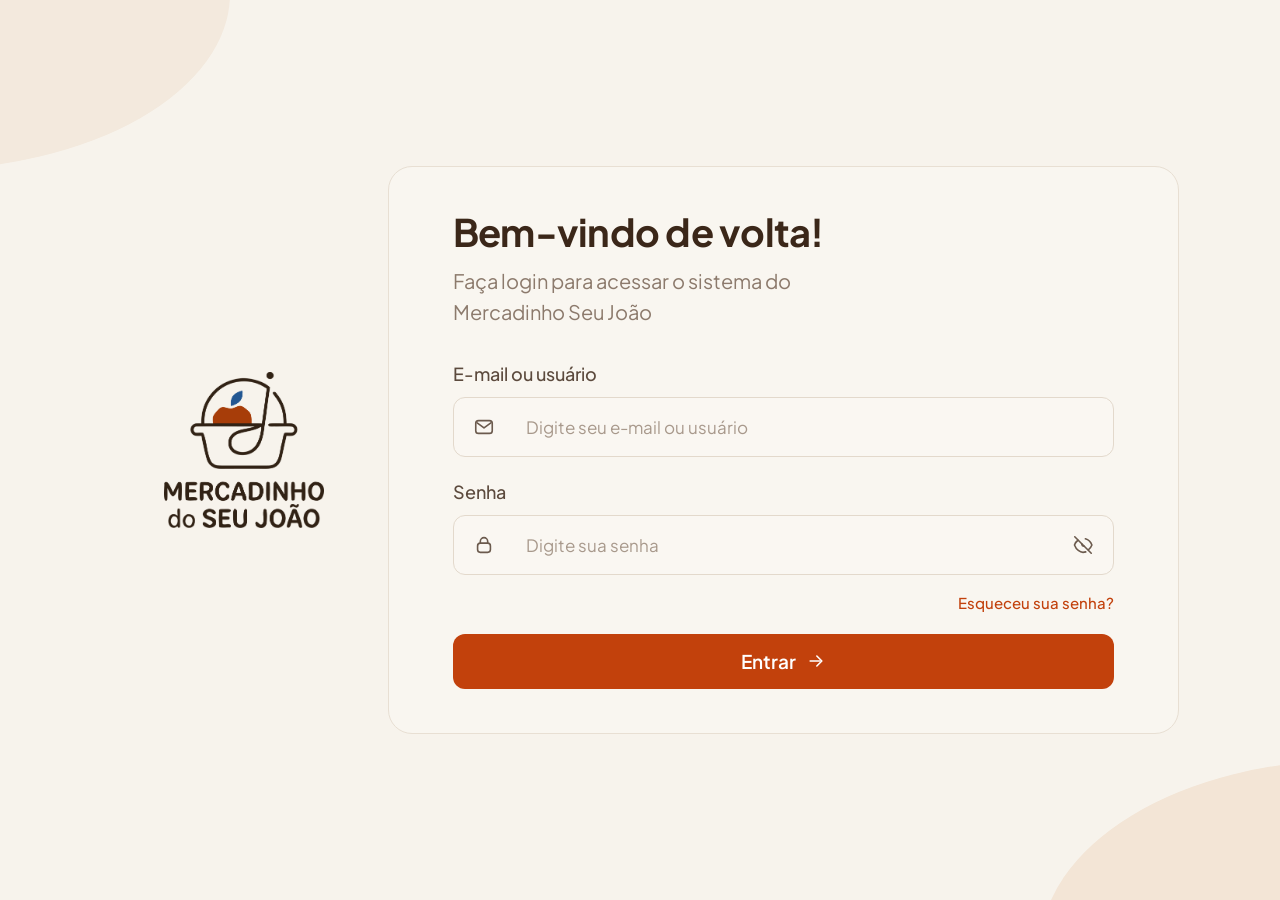
<file: index.html>
<!DOCTYPE html>
<html lang="pt-BR">
<head>
  <meta charset="UTF-8" />
  <meta name="viewport" content="width=device-width, initial-scale=1.0" />
  <title>Mercadinho Seu João | Login</title>
  <link rel="preconnect" href="https://fonts.googleapis.com" />
  <link rel="preconnect" href="https://fonts.gstatic.com" crossorigin />
  <link href="https://fonts.googleapis.com/css2?family=Plus+Jakarta+Sans:wght@400;500;600;700&display=swap" rel="stylesheet" />
  <link rel="stylesheet" href="styles.css" />
</head>
<body>
  <main class="login-page">
    <div class="decor decor-top-left" aria-hidden="true"></div>
    <div class="decor decor-bottom-right" aria-hidden="true"></div>

    <section class="brand-panel" aria-label="Apresentação do Mercadinho Seu João">
      <div class="brand-identity" aria-label="Mercadinho Seu João">
        <div class="brand-basket" aria-hidden="true">
          <img src="assets/logo.png" alt="Mercadinho Seu João" />
        </div>
      </div>

      <div class="store-illustration hidden-illustration" aria-hidden="true">
        <svg viewBox="0 0 460 245" role="presentation" focusable="false">
          <path d="M37 142c20-59 73-103 145-109 85-8 149 30 192 77 21 23 28 52 8 76-23 28-72 44-125 47-61 4-126-3-175-25-42-18-63-46-45-66Z" fill="#F3E6D8" />
          <ellipse cx="231" cy="211" rx="185" ry="14" fill="#EADBCB" />

          <rect x="155" y="68" width="151" height="95" rx="18" fill="#F3E3D3" />
          <path d="M142 73h178l-14 25H156l-14-25Z" fill="#F2D1B2" opacity="0.28" />
          <path d="M137 73h188l-10 24H147l-10-24Z" fill="#F0C59D" opacity="0.24" />

          <path d="M146 67h168c4 0 7 3 7 7v19H139V74c0-4 3-7 7-7Z" fill="#EE8E4F" />
          <path d="M146 67h24v26h-24z" fill="#F7C9A6" />
          <path d="M170 67h24v26h-24z" fill="#F2A870" />
          <path d="M194 67h24v26h-24z" fill="#EE8E4F" />
          <path d="M218 67h24v26h-24z" fill="#F7C9A6" />
          <path d="M242 67h24v26h-24z" fill="#F2A870" />
          <path d="M266 67h24v26h-24z" fill="#EE8E4F" />
          <path d="M290 67h24v26h-24z" fill="#F7C9A6" />
          <path d="M146 92c5 8 20 12 36 12 15 0 30-4 34-12 5 8 20 12 36 12 15 0 30-4 34-12 5 8 20 12 36 12 10 0 21-2 28-7v28H139V85c5 4 11 7 18 7 10 0 21-2 28-7 5 8 20 12 36 12 15 0 30-4 34-12Z" fill="#E7A96F" opacity="0.08" />

          <rect x="160" y="114" width="61" height="96" rx="7" fill="#E0997B" />
          <rect x="233" y="116" width="96" height="84" rx="6" fill="#EDD9C6" />
          <rect x="239" y="130" width="84" height="4" rx="2" fill="#D9C1A9" />
          <rect x="239" y="157" width="84" height="4" rx="2" fill="#D9C1A9" />
          <rect x="239" y="184" width="84" height="4" rx="2" fill="#D9C1A9" />

          <g>
            <rect x="247" y="137" width="12" height="15" rx="3" fill="#E5BCA0" />
            <rect x="262" y="137" width="12" height="15" rx="3" fill="#D9A98A" />
            <rect x="277" y="137" width="12" height="15" rx="3" fill="#E5BCA0" />
            <rect x="247" y="164" width="12" height="15" rx="3" fill="#D9A98A" />
            <rect x="262" y="164" width="12" height="15" rx="3" fill="#E5BCA0" />
            <rect x="277" y="164" width="12" height="15" rx="3" fill="#D9A98A" />
          </g>

          <circle cx="213" cy="170" r="3" fill="#F3E6D8" />

          <rect x="94" y="144" width="83" height="44" rx="4" fill="#E3C6A8" />
          <rect x="98" y="148" width="75" height="5" rx="2.5" fill="#D6B58F" opacity="0.55" />
          <rect x="98" y="157" width="75" height="5" rx="2.5" fill="#D6B58F" opacity="0.55" />
          <circle cx="121" cy="135" r="14" fill="#EE9B5A" />
          <circle cx="148" cy="138" r="14" fill="#EE9B5A" />
          <path d="M113 124c2 0 6 1 8 5" stroke="#8FB06B" stroke-width="3" stroke-linecap="round" fill="none" />
          <path d="M140 126c2 1 5 3 7 7" stroke="#8FB06B" stroke-width="3" stroke-linecap="round" fill="none" />
          <path d="M111 123l-7-4" stroke="#8FB06B" stroke-width="3" stroke-linecap="round" fill="none" />
          <path d="M139 125l7-4" stroke="#8FB06B" stroke-width="3" stroke-linecap="round" fill="none" />

          <g fill="none" stroke="#A8826A" stroke-width="4" stroke-linecap="round" stroke-linejoin="round">
            <path d="M338 140h31l11 23H338Z" />
            <path d="M333 131h13l7 9" />
            <path d="M342 146h28" />
            <path d="M346 153h24" />
            <path d="M351 159h18" />
            <path d="M355 166h11" />
            <path d="M350 140v23" />
            <path d="M360 140v23" />
            <path d="M370 140v23" />
            <circle cx="344" cy="177" r="7" />
            <circle cx="372" cy="177" r="7" />
          </g>
        </svg>
      </div>
    </section>

    <section class="login-card" aria-label="Acesso ao sistema">
      <form class="login-form" action="painel.html" method="get">
        <header class="card-header">
          <h1>Bem-vindo de volta!</h1>
          <p>Faça login para acessar o sistema do<br />Mercadinho Seu João</p>
        </header>

        <div class="field-group">
          <label for="login-user">E-mail ou usuário</label>
          <div class="field-shell">
            <span class="field-icon field-icon-left" aria-hidden="true">
              <svg viewBox="0 0 24 24" focusable="false" aria-hidden="true">
                <rect x="3" y="5" width="18" height="14" rx="3" fill="none" stroke="currentColor" stroke-width="1.75" />
                <path d="M4.5 7.5 12 13l7.5-5.5" fill="none" stroke="currentColor" stroke-width="1.75" stroke-linecap="round" stroke-linejoin="round" />
              </svg>
            </span>
            <input id="login-user" name="login-user" type="text" autocomplete="username" placeholder="Digite seu e-mail ou usuário" />
          </div>
        </div>

        <div class="field-group field-group-password">
          <label for="login-password">Senha</label>
          <div class="field-shell">
            <span class="field-icon field-icon-left" aria-hidden="true">
              <svg viewBox="0 0 24 24" focusable="false" aria-hidden="true">
                <rect x="5" y="10" width="14" height="10" rx="3" fill="none" stroke="currentColor" stroke-width="1.75" />
                <path d="M8 10V8a4 4 0 0 1 8 0v2" fill="none" stroke="currentColor" stroke-width="1.75" stroke-linecap="round" stroke-linejoin="round" />
              </svg>
            </span>
            <input id="login-password" name="login-password" type="password" autocomplete="current-password" placeholder="Digite sua senha" />
            <button class="password-toggle" type="button" aria-label="Mostrar senha" data-password-toggle>
              <span class="field-icon" aria-hidden="true" data-eye-off>
                <svg viewBox="0 0 24 24" focusable="false" aria-hidden="true">
                  <path d="M3 3l18 18" fill="none" stroke="currentColor" stroke-width="1.75" stroke-linecap="round" />
                  <path d="M10.6 10.6A3 3 0 0 0 13.4 13.4" fill="none" stroke="currentColor" stroke-width="1.75" stroke-linecap="round" stroke-linejoin="round" />
                  <path d="M6.5 6.8C4.7 8.1 3.4 9.9 2.7 12c1.9 5.2 6.1 8 9.3 8 1 0 2-.2 3-.5" fill="none" stroke="currentColor" stroke-width="1.75" stroke-linecap="round" stroke-linejoin="round" />
                  <path d="M14.6 5.2c3.1.9 5.8 3.2 7.1 6.8-.8 2.2-2.1 4-3.9 5.3" fill="none" stroke="currentColor" stroke-width="1.75" stroke-linecap="round" stroke-linejoin="round" />
                </svg>
              </span>
              <span class="field-icon is-hidden" aria-hidden="true" data-eye>
                <svg viewBox="0 0 24 24" focusable="false" aria-hidden="true">
                  <path d="M2.8 12c1.8-4.7 6-8 9.2-8s7.4 3.3 9.2 8c-1.8 4.7-6 8-9.2 8S4.6 16.7 2.8 12Z" fill="none" stroke="currentColor" stroke-width="1.75" stroke-linecap="round" stroke-linejoin="round" />
                  <circle cx="12" cy="12" r="3" fill="none" stroke="currentColor" stroke-width="1.75" />
                </svg>
              </span>
            </button>
          </div>
        </div>

        <a href="#" class="forgot-password">Esqueceu sua senha?</a>

        <button class="submit-button" type="submit">
          <span>Entrar</span>
          <svg viewBox="0 0 24 24" focusable="false" aria-hidden="true">
            <path d="M5 12h12" fill="none" stroke="currentColor" stroke-width="1.9" stroke-linecap="round" />
            <path d="M13 6l6 6-6 6" fill="none" stroke="currentColor" stroke-width="1.9" stroke-linecap="round" stroke-linejoin="round" />
          </svg>
        </button>

      </form>
    </section>
  </main>

  <link rel="stylesheet" href="css/feedback.css" />
  <script src="js/feedback.js"></script>
  <script type="module" src="main.js"></script>
</body>
</html>
</file>
<file: styles.css>
:root {
  --bg: #f7f3ec;
  --blob-1: #f3e9dd;
  --blob-2: #f3e5d6;
  --card-bg: #f9f6f0;
  --card-border: #e8dfd3;
  --field-border: #e3d9cc;
  --field-bg: #faf7f2;
  --text: #3b2719;
  --text-label: #5c4a3d;
  --text-muted: #8c7a6c;
  --placeholder: #a8998c;
  --icon: #6b5a4d;
  --accent: #c2410c;
  --accent-hover: #9a3412;
  --focus-ring: rgba(194, 65, 12, 0.15);
}

* {
  box-sizing: border-box;
}

html,
body {
  margin: 0;
  min-height: 100%;
}

body {
  font-family: "Plus Jakarta Sans", system-ui, sans-serif;
  background: var(--bg);
  color: var(--text);
}

button,
a,
input {
  font: inherit;
}

button {
  cursor: pointer;
}

.login-page {
  position: relative;
  min-height: 100vh;
  overflow: hidden;
  display: grid;
  grid-template-columns: minmax(0, 1fr) minmax(0, 791px);
  align-items: center;
  gap: 64px;
  padding: 0 101px 0 164px;
}

.decor {
  position: absolute;
  pointer-events: none;
  z-index: 0;
  border-radius: 60% 40% 55% 45% / 50% 60% 40% 50%;
}

.decor-top-left {
  left: -330px;
  top: -270px;
  width: 560px;
  height: 440px;
  background: var(--blob-1);
}

.decor-bottom-right {
  right: -280px;
  bottom: -240px;
  width: 520px;
  height: 380px;
  background: var(--blob-2);
}

.brand-panel,
.login-card {
  position: relative;
  z-index: 1;
}

.brand-panel {
  align-self: center;
  padding-top: 6px;
  display: flex;
  flex-direction: column;
  align-items: flex-start;
  justify-content: center;
  min-height: 100vh;
  padding-top: 0;
}

.brand-identity {
  display: flex;
  align-items: center;
  justify-content: flex-start;
  width: 100%;
  gap: 18px;
}

.brand-basket {
  width: min(420px, 100%);
  display: flex;
  align-items: center;
  justify-content: flex-start;
  background: transparent;
  border-radius: 0;
  box-shadow: none;
  overflow: visible;
  flex-shrink: 0;
}

.brand-basket img {
  display: block;
  width: 100%;
  max-width: 360px;
  height: auto;
  object-fit: contain;
}

.hidden-illustration {
  display: none;
}

.store-illustration {
  margin-top: 42px;
  width: min(430px, 100%);
  margin-left: 12px;
}

.store-illustration svg {
  display: block;
  width: 100%;
  height: auto;
}

.login-card {
  justify-self: end;
  width: min(791px, 100%);
  background: var(--card-bg);
  border: 1px solid var(--card-border);
  border-radius: 24px;
  padding: 44px 64px;
}

.login-form {
  display: flex;
  flex-direction: column;
}

.card-header h1 {
  margin: 0;
  font-size: 38px;
  line-height: 1.1;
  letter-spacing: -0.02em;
  color: var(--text);
}

.card-header p {
  margin: 12px 0 0;
  max-width: 380px;
  font-size: 20px;
  line-height: 31px;
  color: var(--text-muted);
}

.field-group {
  margin-top: 36px;
}

.field-group + .field-group {
  margin-top: 24px;
}

.field-group label {
  display: inline-block;
  font-size: 18px;
  line-height: 1.2;
  font-weight: 500;
  color: var(--text-label);
}

.field-shell {
  position: relative;
  margin-top: 12px;
}

.field-shell input,
.select-shell select {
  width: 100%;
  height: 60px;
  border: 1px solid var(--field-border);
  border-radius: 12px;
  background: var(--field-bg);
  color: var(--text);
  padding: 0 20px 0 72px;
  font-size: 17px;
  outline: none;
}

.field-shell input::placeholder {
  color: var(--placeholder);
  opacity: 1;
}

.field-shell:focus-within input,
.select-shell:focus-within select {
  border-color: var(--accent);
  box-shadow: 0 0 0 3px var(--focus-ring);
}

.select-shell {
  position: relative;
}

.select-shell select {
  appearance: none;
  -webkit-appearance: none;
  -moz-appearance: none;
  cursor: pointer;
}

.select-chevron {
  position: absolute;
  right: 18px;
  top: 50%;
  transform: translateY(-50%);
  color: var(--icon);
  font-size: 22px;
  line-height: 1;
  pointer-events: none;
}

.field-icon {
  position: absolute;
  top: 50%;
  transform: translateY(-50%);
  width: 22px;
  height: 22px;
  color: var(--icon);
  display: inline-flex;
  align-items: center;
  justify-content: center;
  pointer-events: none;
}

.field-icon svg {
  width: 22px;
  height: 22px;
}

.field-icon-left {
  left: 20px;
}

.password-toggle {
  position: absolute;
  right: 20px;
  top: 50%;
  transform: translateY(-50%);
  width: 22px;
  height: 22px;
  padding: 0;
  border: 0;
  background: transparent;
  color: var(--icon);
  display: inline-flex;
  align-items: center;
  justify-content: center;
}

.password-toggle .field-icon {
  position: static;
  transform: none;
}

.password-toggle:focus-visible {
  outline: 2px solid var(--accent);
  outline-offset: 4px;
  border-radius: 6px;
}

.is-hidden {
  display: none;
}

.forgot-password {
  margin-top: 18px;
  align-self: flex-end;
  color: var(--accent);
  font-size: 15px;
  font-weight: 500;
  text-decoration: none;
}

.forgot-password:hover {
  text-decoration: underline;
}

.forgot-password:focus-visible {
  outline: 2px solid var(--accent);
  outline-offset: 4px;
  border-radius: 4px;
}

.submit-button,
.secondary-button {
  width: 100%;
  border-radius: 12px;
  display: inline-flex;
  align-items: center;
  justify-content: center;
  gap: 10px;
}

.submit-button {
  margin-top: 22px;
  height: 55px;
  border: 0;
  background: var(--accent);
  color: #fff;
  font-size: 19px;
  font-weight: 600;
}

.submit-button svg {
  width: 20px;
  height: 20px;
}

.submit-button:hover {
  background: var(--accent-hover);
}

.submit-button:focus-visible,
.secondary-button:focus-visible {
  outline: 3px solid var(--focus-ring);
  outline-offset: 3px;
}

.divider {
  margin-top: 38px;
  display: flex;
  align-items: center;
  gap: 16px;
  color: var(--text-muted);
}

.divider span {
  flex: 1;
  height: 1px;
  background: var(--field-border);
}

.divider strong {
  font-size: 17px;
  font-weight: 400;
  color: var(--text-muted);
}

.secondary-button {
  margin-top: 28px;
  height: 61px;
  border: 1px solid var(--field-border);
  background: var(--field-bg);
  color: var(--text);
  font-size: 19px;
  font-weight: 600;
}

.secondary-button svg {
  width: 22px;
  height: 22px;
  color: var(--icon);
}

.secondary-button:hover {
  border-color: #d8c8b6;
}

@media (max-width: 1100px) {
  .login-page {
    gap: 40px;
    padding-left: 48px;
    padding-right: 48px;
  }
}

@media (max-width: 900px) {
  .login-page {
    grid-template-columns: minmax(0, 1fr);
    justify-items: center;
    align-content: center;
    padding: 32px 24px;
    gap: 28px;
  }

  .brand-panel {
    padding-top: 0;
    text-align: center;
  }

  .brand-mark {
    justify-content: center;
  }

  .brand-slogan,
  .store-illustration {
    display: none;
  }

  .login-card {
    justify-self: center;
    width: 100%;
    max-width: 520px;
    padding: 36px 28px;
  }
}

@media (max-width: 520px) {
  .login-page {
    padding: 16px;
    gap: 20px;
  }

  .brand-mark {
    gap: 16px;
  }

  .brand-logo {
    width: 84px;
    height: 84px;
    border-radius: 20px;
  }

  .brand-logo svg {
    width: 40px;
    height: 40px;
  }

  .brand-name,
  .brand-owner {
    font-size: 28px;
  }

  .card-header h1 {
    font-size: 30px;
  }

  .card-header p {
    font-size: 17px;
    line-height: 27px;
  }

  .field-group label {
    font-size: 16px;
  }

  .field-shell input {
    font-size: 16px;
  }

  .submit-button,
  .secondary-button {
    font-size: 18px;
  }

  .login-card {
    padding: 28px 20px;
  }
}
</file>
<file: css/feedback.css>
.mercadinho-feedback-root {
  position: fixed;
  top: 20px;
  right: 20px;
  z-index: 2000;
  display: flex;
  flex-direction: column;
  gap: 10px;
  pointer-events: none;
}

.app-toast {
  min-width: 220px;
  max-width: 360px;
  padding: 12px 16px;
  border-radius: 14px;
  border: 1px solid rgba(118, 89, 70, 0.18);
  background: rgba(38, 26, 18, 0.96);
  color: #fff7f2;
  box-shadow: 0 12px 30px rgba(27, 19, 14, 0.2);
  font-size: 14px;
  line-height: 1.4;
  letter-spacing: 0.01em;
  opacity: 0;
  transform: translateY(-8px);
  transition: opacity 0.22s ease, transform 0.22s ease;
  pointer-events: auto;
}

.app-toast.is-visible {
  opacity: 1;
  transform: translateY(0);
}

.app-toast--success {
  background: rgba(21, 96, 60, 0.96);
  border-color: rgba(94, 171, 116, 0.45);
}

.app-toast--error {
  background: rgba(125, 32, 32, 0.96);
  border-color: rgba(201, 90, 90, 0.45);
}

.app-toast--warning {
  background: rgba(134, 95, 12, 0.96);
  border-color: rgba(226, 176, 70, 0.45);
}

.app-toast--info {
  background: rgba(38, 26, 18, 0.96);
}

.app-feedback-backdrop {
  position: fixed;
  inset: 0;
  z-index: 2200;
  display: flex;
  align-items: center;
  justify-content: center;
  background: rgba(24, 18, 14, 0.4);
  backdrop-filter: blur(2px);
  padding: 20px;
}

.app-feedback-dialog {
  width: min(420px, calc(100vw - 32px));
  border-radius: 18px;
  background: #fffdfb;
  border: 1px solid rgba(132, 112, 97, 0.18);
  box-shadow: 0 26px 42px rgba(40, 29, 20, 0.18);
  padding: 22px 20px 18px;
}

.app-feedback-title {
  font-size: 20px;
  font-weight: 700;
  color: #2d1d12;
  margin-bottom: 10px;
}

.app-feedback-message {
  margin: 0 0 16px;
  color: #5b473a;
  font-size: 15px;
  line-height: 1.5;
}

.app-feedback-field {
  display: block;
  margin-bottom: 16px;
}

.app-feedback-field input {
  width: 100%;
  height: 46px;
  padding: 0 14px;
  border-radius: 12px;
  border: 1px solid #e3d8ca;
  background: #f7f2eb;
  color: #2d1d12;
  font-size: 15px;
  outline: none;
}

.app-feedback-field input:focus {
  border-color: #d86c38;
  box-shadow: 0 0 0 3px rgba(216, 108, 56, 0.12);
}

.app-feedback-actions {
  display: flex;
  justify-content: flex-end;
  gap: 10px;
}

.app-feedback-button {
  border: none;
  border-radius: 10px;
  padding: 10px 16px;
  font-weight: 600;
  font-size: 14px;
  cursor: pointer;
  transition: transform 0.15s ease, opacity 0.15s ease;
}

.app-feedback-button:hover {
  transform: translateY(-1px);
}

.app-feedback-button--secondary {
  background: #f0e8df;
  color: #4b382d;
}

.app-feedback-button--primary {
  background: #d86c38;
  color: #fff;
}
</file>
<file: css/caixa.css>
:root {
  --primary: #e0481b;
  --sidebar-bg: #f0d8bb;
  --page-bg: #f7f5f1;
  --header-table: #fef5ed;
  --text: #2b1a12;
  --muted: #5b4d42;
  --line: #e4ddd4;
  --white: #ffffff;
  --green-bg: #dff3e0;
  --green-text: #2e7d32;
  --yellow-bg: #fff0b8;
  --yellow-text: #8a6a00;
  --danger-bg: #f8d9d2;
  --danger-text: #b14d2d;
  --field-border: #e3d3c8;
  --field-bg: #f7f5f2;
  --soft-soft: #f8f4f0;
}

* {
  box-sizing: border-box;
}

html, body {
  margin: 0;
  min-height: 100%;
  font-family: "Inter", system-ui, sans-serif;
  font-size: 18px;
  background: #111;
  color: var(--text);
}

button, input, select {
  font: inherit;
}

button {
  cursor: pointer;
}

.app-shell {
  width: 100%;
  min-height: 100vh;
  display: grid;
  grid-template-columns: 176px 1fr;
  background: var(--page-bg);
}

.sidebar {
  background: var(--sidebar-bg);
  padding: 14px 12px 14px 12px;
  display: flex;
  flex-direction: column;
  border-right: 1px solid rgba(43, 26, 18, 0.08);
}

.brand-box {
  display: flex;
  align-items: center;
  gap: 10px;
  padding: 2px 6px 10px 6px;
  margin-bottom: 10px;
  min-height: 34px;
}

.brand-text {
  display: flex;
  flex-direction: column;
  align-items: flex-start;
  line-height: 1;
}

.brand-main,
.brand-sub {
  display: block;
  font-weight: 800;
  color: var(--text);
  letter-spacing: -0.05em;
}

.brand-main {
  font-size: 17px;
}

.brand-sub {
  font-size: 13px;
}

.nav {
  display: flex;
  flex-direction: column;
  gap: 12px;
  margin-top: 8px;
}

.nav-item {
  display: flex;
  align-items: center;
  gap: 10px;
  background: transparent;
  border: 0;
  padding: 14px 11px;
  font-size: 18px;
  color: var(--text);
  text-align: left;
  border-radius: 8px;
}

.nav-item.active {
  color: var(--primary);
  font-weight: 600;
}

.nav-icon,
.stat-icon,
.filter-icon,
.logout-icon {
  width: 20px;
  height: 20px;
  display: inline-flex;
  align-items: center;
  justify-content: center;
  flex-shrink: 0;
}

.nav-icon svg,
.filter-icon svg,
.logout-icon svg,
.stat-icon svg {
  width: 20px;
  height: 20px;
  stroke: currentColor;
  fill: none;
  stroke-width: 1.7;
  stroke-linecap: round;
  stroke-linejoin: round;
}

.sidebar-footer {
  margin-top: auto;
  display: flex;
  flex-direction: column;
  gap: 12px;
  padding-top: 12px;
}

.logout {
  display: flex;
  align-items: center;
  gap: 8px;
  padding: 10px 12px;
  border: 1px solid rgba(43, 26, 18, 0.12);
  border-radius: 10px;
  background: rgba(255, 255, 255, 0.25);
  color: var(--text);
  font-weight: 600;
}

.profile-tag {
  display: inline-flex;
  align-items: center;
  justify-content: center;
  padding: 8px 10px;
  border-radius: 999px;
  background: rgba(224, 72, 27, 0.1);
  color: var(--primary);
  font-size: 12px;
  font-weight: 700;
}

.content {
  padding: 26px 24px 24px;
}

.page-header {
  display: flex;
  align-items: center;
  justify-content: space-between;
  gap: 16px;
  margin-bottom: 22px;
}

.page-header h1 {
  margin: 0;
  font-size: 30px;
  letter-spacing: -0.06em;
  color: var(--text);
}

.page-header p {
  margin: 6px 0 0;
  color: var(--muted);
  font-size: 16px;
}

.primary-button,
.secondary-button,
.finalize-button,
.payment-option {
  border: none;
  border-radius: 10px;
  font-weight: 700;
  transition: transform 0.15s ease, box-shadow 0.15s ease;
}

.primary-button:hover,
.secondary-button:hover,
.finalize-button:hover,
.payment-option:hover {
  transform: translateY(-1px);
}

.primary-button {
  background: var(--primary);
  color: #fff;
  padding: 12px 18px;
  box-shadow: 0 8px 16px rgba(224, 72, 27, 0.2);
}

.primary-button.compact {
  padding: 10px 16px;
  min-width: 120px;
}

.secondary-button {
  background: var(--soft-soft);
  color: var(--text);
  padding: 10px 16px;
  border: 1px solid var(--field-border);
}

.cash-layout {
  display: grid;
  grid-template-columns: minmax(0, 1.7fr) minmax(280px, 0.7fr);
  gap: 18px;
}

.sale-panel,
.summary-panel {
  display: flex;
  flex-direction: column;
  gap: 18px;
}

.scanner-card,
.cart-card,
.summary-card {
  background: var(--white);
  border: 1px solid var(--line);
  border-radius: 18px;
  box-shadow: 0 10px 20px rgba(43, 26, 18, 0.04);
}

.scanner-card {
  padding: 20px;
}

.field-label {
  display: block;
  margin-bottom: 8px;
  color: var(--muted);
  font-size: 14px;
  font-weight: 600;
}

.input-row,
.quantity-box {
  display: flex;
  align-items: center;
  gap: 10px;
}

#barcode-input,
#quantity-input {
  width: 100%;
  height: 46px;
  border: 1px solid var(--field-border);
  border-radius: 10px;
  background: var(--field-bg);
  color: var(--text);
  padding: 0 14px;
  font-size: 16px;
}

#barcode-input:focus,
#quantity-input:focus {
  outline: 2px solid rgba(224, 72, 27, 0.18);
  border-color: rgba(224, 72, 27, 0.6);
}

.product-preview {
  margin-top: 18px;
  border: 1px solid var(--field-border);
  border-radius: 12px;
  background: var(--soft-soft);
  min-height: 110px;
  padding: 14px;
}

.preview-title {
  display: block;
  color: var(--muted);
  font-size: 12px;
  font-weight: 700;
  text-transform: uppercase;
  letter-spacing: 0.05em;
}

.preview-empty {
  margin-top: 12px;
  color: var(--muted);
  font-size: 15px;
}

.product-preview .product-info {
  margin-top: 10px;
  display: flex;
  flex-direction: column;
  gap: 4px;
}

.product-info strong {
  font-size: 20px;
}

.product-info span {
  font-size: 14px;
  color: var(--muted);
}

.quantity-row {
  margin-top: 18px;
}

#quantity-input {
  max-width: 120px;
}

.cart-card {
  padding: 18px;
}

.cart-header {
  display: flex;
  align-items: center;
  justify-content: space-between;
  margin-bottom: 12px;
}

.cart-header h2,
.summary-card h2 {
  margin: 0;
  font-size: 22px;
  letter-spacing: -0.04em;
}

.cart-header span {
  color: var(--muted);
  font-size: 13px;
  font-weight: 600;
}

.table-wrap {
  border: 1px solid var(--line);
  border-radius: 12px;
  overflow: hidden;
}

.table-wrap table {
  width: 100%;
  border-collapse: collapse;
}

thead th {
  background: var(--header-table);
  color: var(--text);
  text-align: left;
  font-size: 13px;
  font-weight: 700;
  padding: 12px 10px;
}

tbody td {
  padding: 12px 10px;
  border-top: 1px solid var(--line);
  font-size: 14px;
  vertical-align: middle;
}

.empty-state-cell {
  text-align: center;
  color: var(--muted);
  padding: 22px 12px;
}

.cart-item-name {
  display: flex;
  flex-direction: column;
  gap: 2px;
}

.checkout-remove {
  background: transparent;
  border: none;
  color: var(--danger-text);
  font-weight: 700;
}

.summary-card {
  padding: 20px 18px 18px;
}

.summary-line {
  display: flex;
  align-items: center;
  justify-content: space-between;
  margin-top: 14px;
  color: var(--muted);
  font-size: 15px;
}

.summary-line strong {
  color: var(--text);
  font-size: 16px;
}

.total-line {
  margin-top: 18px;
  padding-top: 16px;
  border-top: 1px solid var(--line);
  color: var(--text);
  font-size: 18px;
  font-weight: 700;
}

.payment-box {
  margin-top: 22px;
}

.payment-options {
  display: grid;
  grid-template-columns: repeat(3, minmax(0, 1fr));
  gap: 8px;
  margin-top: 10px;
}

.payment-option {
  background: var(--soft-soft);
  color: var(--text);
  border: 1px solid var(--field-border);
  padding: 10px 8px;
  font-size: 13px;
}

.payment-option.active {
  background: rgba(224, 72, 27, 0.12);
  border-color: rgba(224, 72, 27, 0.4);
  color: var(--primary);
}

.finalize-button {
  width: 100%;
  margin-top: 22px;
  padding: 14px 16px;
  background: var(--primary);
  color: #fff;
  box-shadow: 0 12px 18px rgba(224, 72, 27, 0.18);
}

@media (max-width: 1100px) {
  .cash-layout {
    grid-template-columns: 1fr;
  }
}
</file>
<file: css/fornecedores.css>
:root {
  --primary: #e0481b;
  --sidebar-bg: #f0d8bb;
  --page-bg: #f7f5f1;
  --header-table: #fef5ed;
  --text: #2b1a12;
  --muted: #5b4d42;
  --line: #e4ddd4;
  --white: #ffffff;
  --green-bg: #dff3e0;
  --green-text: #2e7d32;
  --yellow-bg: #fff0b8;
  --yellow-text: #8a6a00;
  --danger-bg: #f8d9d2;
  --danger-text: #b14d2d;
  --field-border: #e3d3c8;
  --field-bg: #f7f5f2;
  --soft-soft: #f8f4f0;
}

* {
  box-sizing: border-box;
}

html, body {
  margin: 0;
  min-height: 100%;
  font-family: "Inter", system-ui, sans-serif;
  font-size: 18px;
  background: #111;
  color: var(--text);
}

button, input {
  font: inherit;
}

button {
  cursor: pointer;
}

.app-shell {
  width: 100%;
  min-height: 100vh;
  display: grid;
  grid-template-columns: 176px 1fr;
  background: var(--page-bg);
}

.sidebar {
  background: var(--sidebar-bg);
  padding: 14px 12px 14px 12px;
  display: flex;
  flex-direction: column;
  border-right: 1px solid rgba(43, 26, 18, 0.08);
}

.brand-box {
  display: flex;
  align-items: center;
  gap: 10px;
  padding: 2px 6px 10px 6px;
  margin-bottom: 10px;
  min-height: 34px;
}

.brand-text {
  display: flex;
  flex-direction: column;
  align-items: flex-start;
  line-height: 1;
}

.brand-main,
.brand-sub {
  display: block;
  font-weight: 800;
  color: var(--text);
  letter-spacing: -0.05em;
}

.brand-main {
  font-size: 17px;
}

.brand-sub {
  font-size: 13px;
}

.nav {
  display: flex;
  flex-direction: column;
  gap: 12px;
  margin-top: 8px;
}

.nav-item {
  display: flex;
  align-items: center;
  gap: 10px;
  background: transparent;
  border: 0;
  padding: 14px 11px;
  font-size: 18px;
  color: var(--text);
  text-align: left;
  border-radius: 8px;
}

.nav-item.active {
  color: var(--primary);
  font-weight: 600;
}

.nav-icon,
.stat-icon,
.filter-icon,
.logout-icon {
  width: 20px;
  height: 20px;
  display: inline-flex;
  align-items: center;
  justify-content: center;
  flex-shrink: 0;
}

.nav-icon svg,
.filter-icon svg,
.logout-icon svg,
.stat-icon svg {
  width: 20px;
  height: 20px;
  stroke: currentColor;
  fill: none;
  stroke-width: 1.7;
  stroke-linecap: round;
  stroke-linejoin: round;
}

.sidebar-footer {
  margin-top: auto;
  display: flex;
  flex-direction: column;
  gap: 12px;
  padding-top: 12px;
}

.logout {
  display: flex;
  align-items: center;
  gap: 8px;
  padding: 10px 12px;
  border: 1px solid rgba(43, 26, 18, 0.12);
  border-radius: 10px;
  background: rgba(255, 255, 255, 0.25);
  color: var(--text);
  font-weight: 600;
}

.profile-tag {
  display: inline-flex;
  align-items: center;
  justify-content: center;
  padding: 8px 10px;
  border-radius: 999px;
  background: rgba(224, 72, 27, 0.1);
  color: var(--primary);
  font-size: 12px;
  font-weight: 700;
}

.content {
  padding: 26px 24px 24px;
}

.page-header {
  display: flex;
  align-items: center;
  justify-content: space-between;
  gap: 16px;
  margin-bottom: 22px;
}

.page-header h1 {
  margin: 0;
  font-size: 30px;
  letter-spacing: -0.06em;
  color: var(--text);
}

.page-header p {
  margin: 6px 0 0;
  color: var(--muted);
  font-size: 16px;
}

.primary-button,
.secondary-button,
.finalize-button,
.payment-option {
  border: none;
  border-radius: 10px;
  font-weight: 700;
  transition: transform 0.15s ease, box-shadow 0.15s ease;
}

.primary-button:hover,
.secondary-button:hover,
.finalize-button:hover,
.payment-option:hover {
  transform: translateY(-1px);
}

.primary-button {
  background: var(--primary);
  color: #fff;
  padding: 12px 18px;
  box-shadow: 0 8px 16px rgba(224, 72, 27, 0.2);
}

.primary-button.compact {
  padding: 10px 16px;
  min-width: 120px;
}

.secondary-button {
  background: var(--soft-soft);
  color: var(--text);
  padding: 10px 16px;
  border: 1px solid var(--field-border);
}

.stats-grid {
  display: grid;
  grid-template-columns: repeat(4, minmax(150px, 1fr));
  gap: 15px;
  margin-bottom: 22px;
}

.stat-card {
  background: var(--white);
  border: 1px solid rgba(224, 72, 27, 0.7);
  border-radius: 8px;
  padding: 14px 16px 12px;
  min-height: 96px;
  position: relative;
}

.stat-top {
  display: flex;
  align-items: center;
  gap: 8px;
  margin-bottom: 8px;
}

.stat-icon {
  color: var(--primary);
}

.stat-label {
  font-size: 16px;
  color: var(--muted);
}

.stat-value {
  font-size: 34px;
  font-weight: 700;
  line-height: 1.2;
  letter-spacing: -0.03em;
  color: var(--text);
}

.badge {
  display: inline-flex;
  align-items: center;
  justify-content: center;
  min-height: 24px;
  padding: 4px 10px;
  border-radius: 999px;
  font-size: 11px;
  font-weight: 700;
  margin-top: 8px;
}

.badge.green {
  background: var(--green-bg);
  color: var(--green-text);
}

.badge.warning {
  background: var(--yellow-bg);
  color: var(--yellow-text);
}

.filters {
  display: grid;
  grid-template-columns: minmax(240px, 2fr) repeat(2, minmax(150px, 1fr)) 0.5fr;
  gap: 12px;
  margin-bottom: 18px;
}

.search-box,
.mini-field {
  display: flex;
  align-items: center;
  gap: 10px;
  height: 42px;
  background: var(--white);
  border: 1px solid var(--field-border);
  border-radius: 8px;
  padding: 0 12px;
  color: var(--muted);
  box-sizing: border-box;
}

.search-box input {
  flex: 1;
  border: 0;
  background: transparent;
  outline: none;
  color: var(--text);
  font-size: 14px;
}

.search-box input::placeholder {
  color: var(--muted);
}

.mini-field {
  justify-content: space-between;
  padding: 0 12px 0 10px;
}

.select-field {
  position: relative;
  justify-content: flex-start;
  gap: 8px;
  cursor: pointer;
  user-select: none;
}

.select-field .selected-value {
  flex: 1;
  min-width: 0;
  overflow: hidden;
  text-overflow: ellipsis;
}

.select-field .chevron {
  font-size: 18px;
  color: var(--muted);
}

.filter-menu {
  position: absolute;
  top: calc(100% + 6px);
  left: 0;
  width: 100%;
  min-width: 160px;
  list-style: none;
  margin: 0;
  padding: 6px 0;
  background: var(--white);
  border: 1px solid var(--line);
  border-radius: 8px;
  box-shadow: 0 12px 25px rgba(38, 21, 16, 0.08);
  display: none;
  z-index: 10;
}

.select-field.is-open .filter-menu {
  display: block;
}

.filter-option {
  padding: 10px 12px;
  font-size: 15px;
  color: var(--text);
}

.filter-option:hover,
.filter-option.selected {
  background: var(--soft-soft);
}

.placeholder-field {
  visibility: hidden;
}

.table-wrap {
  background: var(--white);
  border: 1px solid var(--line);
  border-radius: 12px;
  overflow: hidden;
}

.table-wrap table {
  width: 100%;
  border-collapse: collapse;
}

thead th {
  background: var(--header-table);
  text-align: left;
  padding: 16px 14px;
  font-size: 15px;
  color: var(--muted);
  font-weight: 700;
}

tbody td {
  border-top: 1px solid var(--line);
  padding: 14px 14px;
  font-size: 15px;
  color: var(--text);
  vertical-align: middle;
}

tbody tr:hover {
  background: rgba(224, 72, 27, 0.03);
}

.product-cell {
  display: inline-flex;
  align-items: center;
  gap: 10px;
  font-weight: 600;
}

.product-thumb {
  display: inline-flex;
  width: 12px;
  height: 12px;
  border-radius: 50%;
  background: linear-gradient(135deg, #f9c7a8, var(--primary));
}

.product-tag {
  display: inline-flex;
  align-items: center;
  justify-content: center;
  min-width: 76px;
  padding: 5px 10px;
  border-radius: 999px;
  font-size: 12px;
  font-weight: 700;
}

.product-tag.positive {
  background: var(--green-bg);
  color: var(--green-text);
}

.product-tag.warning {
  background: var(--yellow-bg);
  color: var(--yellow-text);
}

.action-cell {
  width: 56px;
}

.edit-product-button {
  width: 32px;
  height: 32px;
  border: 0;
  border-radius: 8px;
  background: var(--primary);
  color: var(--white);
  font-size: 18px;
  font-weight: 700;
}

.arrow-col {
  width: 42px;
  text-align: center;
  color: var(--muted);
  font-weight: 700;
}

.table-footer {
  display: flex;
  align-items: center;
  justify-content: space-between;
  padding: 12px 6px 0;
  font-size: 15px;
  color: var(--muted);
}

.pagination {
  display: flex;
  align-items: center;
  gap: 8px;
}

.page-btn {
  width: 34px;
  height: 34px;
  border: 1px solid var(--line);
  background: var(--white);
  border-radius: 8px;
  color: var(--text);
  font-weight: 600;
}

.page-btn.active {
  background: var(--primary);
  color: var(--white);
  border-color: var(--primary);
}

.page-btn.muted {
  opacity: 0.6;
}

.empty-state-cell {
  text-align: center;
  color: var(--muted);
  padding: 28px 14px;
}

.modal-backdrop {
  position: fixed;
  inset: 0;
  display: none;
  align-items: center;
  justify-content: center;
  background: rgba(20, 11, 8, 0.5);
  z-index: 100;
}

.modal-backdrop.is-open {
  display: flex;
}

.movement-modal {
  width: min(560px, calc(100% - 32px));
  background: var(--white);
  border: 1px solid rgba(43, 26, 18, 0.06);
  border-radius: 16px;
  padding: 22px 24px 18px;
  box-shadow: 0 20px 50px rgba(24, 16, 14, 0.12);
}

.modal-header {
  display: flex;
  align-items: flex-start;
  justify-content: space-between;
  gap: 12px;
  margin-bottom: 18px;
}

.modal-header-copy h2 {
  margin: 0;
  font-size: 32px;
  line-height: 1.2;
  letter-spacing: -0.04em;
}

.modal-subtitle {
  margin: 4px 0 0;
  color: var(--muted);
  font-size: 15px;
}

.close-button {
  width: 36px;
  height: 36px;
  border: 0;
  border-radius: 999px;
  background: #f5efe9;
  color: var(--text);
  font-size: 28px;
  line-height: 1;
}

.field-group {
  margin-bottom: 16px;
}

.field-group label {
  display: inline-block;
  margin-bottom: 8px;
  font-size: 15px;
  font-weight: 600;
  color: var(--text);
}

.required {
  color: var(--primary);
}

.field-shell {
  display: flex;
  align-items: center;
  width: 100%;
  min-height: 44px;
  background: var(--field-bg);
  border: 1px solid var(--field-border);
  border-radius: 8px;
  padding: 0 12px;
}

.field-shell input,
.field-shell select {
  width: 100%;
  border: 0;
  background: transparent;
  outline: none;
  color: var(--text);
  font-size: 16px;
}

.two-columns {
  display: grid;
  grid-template-columns: repeat(2, minmax(0, 1fr));
  gap: 16px;
}

.checkbox-field .checkbox-shell {
  justify-content: flex-start;
  min-height: 44px;
}

.checkbox-field input {
  width: 18px;
  height: 18px;
}

.form-actions {
  display: flex;
  align-items: center;
  justify-content: space-between;
  gap: 16px;
  margin-top: 14px;
}

.modal-submit {
  margin-left: auto;
}

.danger-button {
  border: 0;
  background: var(--danger-bg);
  color: var(--danger-text);
  height: 48px;
  padding: 0 18px;
  border-radius: 8px;
  font-weight: 700;
}

.plus {
  display: inline-block;
  margin-right: 6px;
}

.modal-frame-label {
  position: fixed;
  left: 20px;
  top: 20px;
  display: none;
}

@media (max-width: 980px) {
  .stats-grid {
    grid-template-columns: repeat(2, minmax(150px, 1fr));
  }

  .filters {
    grid-template-columns: 1fr 1fr;
  }
}

@media (max-width: 720px) {
  .app-shell {
    grid-template-columns: 1fr;
  }

  .sidebar {
    border-right: none;
    border-bottom: 1px solid rgba(43, 26, 18, 0.08);
  }

  .content {
    padding: 18px 16px 24px;
  }

  .page-header {
    flex-direction: column;
    align-items: stretch;
  }

  .stats-grid,
  .filters,
  .two-columns {
    grid-template-columns: 1fr;
  }

  .table-wrap {
    overflow-x: auto;
  }
}
</file>
<file: css/produtos.css>
:root {
  --primary: #e0481b;
  --sidebar-bg: #f0d8bb;
  --page-bg: #f7f5f1;
  --header-table: #fef5ed;
  --text: #2b1a12;
  --muted: #5b4d42;
  --line: #e4ddd4;
  --white: #ffffff;
  --green-bg: #dff3e0;
  --green-text: #2e7d32;
  --yellow-bg: #fff0b8;
  --yellow-text: #8a6a00;
  --danger-bg: #f8d9d2;
  --danger-text: #b14d2d;
  --field-border: #e3d3c8;
  --field-bg: #f7f5f2;
  --soft-soft: #f8f4f0;
}

* {
  box-sizing: border-box;
}

html, body {
  margin: 0;
  min-height: 100%;
  font-family: "Inter", system-ui, sans-serif;
  font-size: 18px;
  background: #111;
  color: var(--text);
}

button, input {
  font: inherit;
}

button {
  cursor: pointer;
}

.app-shell {
  width: 100%;
  min-height: 100vh;
  display: grid;
  grid-template-columns: 176px 1fr;
  background: var(--page-bg);
}

.sidebar {
  background: var(--sidebar-bg);
  padding: 14px 12px 14px 12px;
  display: flex;
  flex-direction: column;
  border-right: 1px solid rgba(43, 26, 18, 0.08);
}

.brand-box {
  display: flex;
  align-items: center;
  gap: 10px;
  padding: 2px 6px 10px 6px;
  margin-bottom: 10px;
  min-height: 34px;
}

.brand-text {
  display: flex;
  flex-direction: column;
  align-items: flex-start;
  line-height: 1;
}

.brand-main,
.brand-sub {
  display: block;
  font-weight: 800;
  color: var(--text);
  letter-spacing: -0.05em;
}

.brand-main {
  font-size: 17px;
}

.brand-sub {
  font-size: 13px;
}

.nav {
  display: flex;
  flex-direction: column;
  gap: 12px;
  margin-top: 8px;
}

.nav-item {
  display: flex;
  align-items: center;
  gap: 10px;
  background: transparent;
  border: 0;
  padding: 14px 11px;
  font-size: 18px;
  color: var(--text);
  text-align: left;
  border-radius: 8px;
}

.nav-item.active {
  color: var(--primary);
  font-weight: 600;
}

.nav-icon,
.stat-icon,
.filter-icon,
.logout-icon {
  width: 20px;
  height: 20px;
  display: inline-flex;
  align-items: center;
  justify-content: center;
  flex-shrink: 0;
}

.nav-icon svg,
.filter-icon svg,
.logout-icon svg,
.stat-icon svg {
  width: 20px;
  height: 20px;
  stroke: currentColor;
  fill: none;
  stroke-width: 1.7;
  stroke-linecap: round;
  stroke-linejoin: round;
}

.sidebar-footer {
  margin-top: auto;
  display: flex;
  flex-direction: column;
  gap: 12px;
  padding-top: 12px;
}

.logout {
  display: flex;
  align-items: center;
  gap: 8px;
  padding: 10px 12px;
  border: 1px solid rgba(43, 26, 18, 0.12);
  border-radius: 10px;
  background: rgba(255, 255, 255, 0.25);
  color: var(--text);
  font-weight: 600;
}

.profile-tag {
  display: inline-flex;
  align-items: center;
  justify-content: center;
  padding: 8px 10px;
  border-radius: 999px;
  background: rgba(224, 72, 27, 0.1);
  color: var(--primary);
  font-size: 12px;
  font-weight: 700;
}

.content {
  padding: 26px 24px 24px;
}

.page-header {
  display: flex;
  align-items: center;
  justify-content: space-between;
  gap: 16px;
  margin-bottom: 22px;
}

.page-header h1 {
  margin: 0;
  font-size: 30px;
  letter-spacing: -0.06em;
  color: var(--text);
}

.page-header p {
  margin: 6px 0 0;
  color: var(--muted);
  font-size: 16px;
}

.primary-button,
.secondary-button,
.finalize-button,
.payment-option {
  border: none;
  border-radius: 10px;
  font-weight: 700;
  transition: transform 0.15s ease, box-shadow 0.15s ease;
}

.primary-button:hover,
.secondary-button:hover,
.finalize-button:hover,
.payment-option:hover {
  transform: translateY(-1px);
}

.primary-button {
  background: var(--primary);
  color: #fff;
  padding: 12px 18px;
  box-shadow: 0 8px 16px rgba(224, 72, 27, 0.2);
}

.primary-button.compact {
  padding: 10px 16px;
  min-width: 120px;
}

.secondary-button {
  background: var(--soft-soft);
  color: var(--text);
  padding: 10px 16px;
  border: 1px solid var(--field-border);
}

.stats-grid {
  display: grid;
  grid-template-columns: repeat(4, minmax(150px, 1fr));
  gap: 15px;
  margin-bottom: 22px;
}

.stat-card {
  background: var(--white);
  border: 1px solid rgba(224, 72, 27, 0.7);
  border-radius: 8px;
  padding: 14px 16px 12px;
  min-height: 96px;
  position: relative;
}

.stat-top {
  display: flex;
  align-items: center;
  gap: 8px;
  margin-bottom: 8px;
}

.stat-icon {
  color: var(--primary);
}

.stat-label {
  font-size: 16px;
  color: var(--muted);
}

.stat-value {
  font-size: 34px;
  font-weight: 700;
  line-height: 1.2;
  letter-spacing: -0.03em;
  color: var(--text);
}

.badge {
  display: inline-flex;
  align-items: center;
  justify-content: center;
  min-height: 24px;
  padding: 4px 10px;
  border-radius: 999px;
  font-size: 11px;
  font-weight: 700;
  margin-top: 8px;
}

.badge.green {
  background: var(--green-bg);
  color: var(--green-text);
}

.badge.warning {
  background: var(--yellow-bg);
  color: var(--yellow-text);
}

.filters {
  display: grid;
  grid-template-columns: minmax(240px, 2fr) repeat(3, minmax(150px, 1fr));
  gap: 12px;
  margin-bottom: 18px;
}

.search-box,
.mini-field {
  display: flex;
  align-items: center;
  gap: 10px;
  height: 42px;
  background: var(--white);
  border: 1px solid var(--field-border);
  border-radius: 8px;
  padding: 0 12px;
  color: var(--muted);
  box-sizing: border-box;
}

.search-box input {
  flex: 1;
  border: 0;
  background: transparent;
  outline: none;
  color: var(--text);
  font-size: 14px;
}

.search-box input::placeholder {
  color: var(--muted);
}

.mini-field {
  justify-content: space-between;
  padding: 0 12px 0 10px;
}

.select-field {
  position: relative;
  justify-content: flex-start;
  gap: 8px;
  cursor: pointer;
  user-select: none;
}

.select-field .selected-value {
  flex: 1;
  min-width: 0;
  overflow: hidden;
  text-overflow: ellipsis;
  white-space: nowrap;
  color: var(--text);
}

.mini-field .chevron {
  margin-left: auto;
  font-size: 18px;
  color: var(--muted);
}

.filter-menu {
  position: absolute;
  top: calc(100% + 8px);
  left: 0;
  right: 0;
  display: none;
  margin: 0;
  padding: 8px 0;
  list-style: none;
  background: var(--white);
  border: 1px solid var(--field-border);
  border-radius: 8px;
  box-shadow: 0 12px 20px rgba(20, 16, 14, 0.08);
  z-index: 20;
}

.select-field.is-open .filter-menu {
  display: block;
}

.filter-option {
  padding: 10px 12px;
  color: var(--text);
  font-size: 13px;
  cursor: pointer;
}

.filter-option:hover,
.filter-option.selected {
  background: #f5efe9;
  color: var(--primary);
}

.modal-frame-label {
  margin: 0 0 10px;
  color: rgba(43, 26, 18, 0.7);
  font-size: 12px;
  font-weight: 600;
  letter-spacing: 0.04em;
}

.modal-backdrop {
  position: fixed;
  inset: 0;
  background: rgba(30, 30, 30, 0.8);
  display: none;
  align-items: center;
  justify-content: center;
  padding: 24px;
  z-index: 30;
}

.modal-backdrop.is-open {
  display: flex;
}

.movement-modal {
  width: min(100%, 550px);
  background: #fff9f3;
  border: 1px solid #d9480f;
  border-radius: 20px;
  box-shadow: 0 18px 40px rgba(27, 18, 12, 0.16);
  color: var(--text);
  overflow: hidden;
}

.modal-header {
  display: flex;
  align-items: flex-start;
  justify-content: space-between;
  gap: 16px;
  background: #fdeedd;
  border-bottom: 1px solid #f3ddcb;
  border-radius: 20px 20px 0 0;
  padding: 24px 30px 18px;
}

.modal-header-copy {
  display: flex;
  flex-direction: column;
  gap: 4px;
}

.modal-header h2 {
  margin: 0;
  font-size: 24px;
  line-height: 1.2;
  letter-spacing: normal;
  color: var(--text);
  font-weight: 700;
}

.close-button {
  background: transparent;
  border: 0;
  color: var(--text);
  font-size: 38px;
  line-height: 1;
  padding: 0;
  cursor: pointer;
  margin-top: -6px;
}

.modal-subtitle {
  margin: 0;
  font-size: 15px;
  color: #8a7468;
  font-weight: 400;
}

.two-columns {
  display: grid;
  grid-template-columns: repeat(2, minmax(0, 1fr));
  gap: 16px;
}

.field-group {
  margin-bottom: 20px;
}

.field-group label {
  display: block;
  margin: 0 0 8px;
  color: #2b1a12;
  font-size: 15px;
  font-weight: 600;
}

.required {
  color: #d9480f;
}

.field-shell {
  display: flex;
  align-items: center;
  width: 100%;
  height: 46px;
  background: #fbead8;
  border: 1px solid #f3ddcb;
  border-radius: 10px;
  padding: 0 16px;
  box-sizing: border-box;
}

.field-shell input,
.field-shell select,
.field-shell textarea {
  width: 100%;
  height: 100%;
  box-sizing: border-box;
  padding: 0;
  margin: 0;
  font: inherit;
  color: #2b1a12;
  background: transparent;
  border: none;
  outline: none;
  box-shadow: none;
  appearance: none;
  -webkit-appearance: none;
  border-radius: 0;
  -moz-appearance: none;
}

.field-shell input::placeholder,
.field-shell textarea::placeholder,
.field-shell select::placeholder {
  color: #8a7468;
  opacity: 1;
}

.field-shell input:focus,
.field-shell select:focus,
.field-shell textarea:focus {
  border: none;
  outline: none;
  box-shadow: none;
}

.field-shell select {
  background: transparent;
  padding-right: 28px;
}

.field-shell textarea {
  min-height: 46px;
  height: auto;
  resize: vertical;
  padding: 12px 0;
}

.select-shell {
  position: relative;
  padding: 0 16px 0 0;
}

.select-shell select {
  width: 100%;
  display: block;
}

.select-shell .chevron {
  position: absolute;
  right: 14px;
  top: 50%;
  transform: translateY(-50%);
  color: #6b5b50;
  font-size: 18px;
  line-height: 1;
  pointer-events: none;
  display: inline-flex;
  align-items: center;
  justify-content: center;
}

.checkbox-field .field-shell {
  height: 46px;
  padding: 0 16px;
  justify-content: flex-start;
}

.checkbox-inline {
  display: inline-flex;
  align-items: center;
  gap: 8px;
  color: #2b1a12;
  font-size: 15px;
  font-weight: 600;
}

.checkbox-inline input[type="checkbox"] {
  appearance: auto;
  -webkit-appearance: checkbox;
  width: 18px;
  height: 18px;
  accent-color: #d9480f;
  margin: 0;
}

.modal-actions {
  display: flex;
  justify-content: flex-end;
  gap: 12px;
  margin-top: 10px;
  padding: 0 30px 24px;
}

.secondary-modal-button,
.primary-modal-button,
.danger-modal-button {
  height: 46px;
  border-radius: 10px;
  font-size: 16px;
  font-weight: 700;
  padding: 0 20px;
}

.secondary-modal-button {
  background: #ffffff;
  color: #2b1a12;
  border: 1px solid #f3ddcb;
}

.primary-modal-button {
  background: #d9480f;
  color: #ffffff;
  border: 1px solid #d9480f;
  display: inline-flex;
  align-items: center;
  justify-content: center;
  gap: 8px;
  min-width: 188px;
}

.danger-modal-button {
  background: #fff1ee;
  color: #b13a2a;
  border: 1px solid #f0b8ab;
  margin-right: auto;
}

.plus {
  font-size: 24px;
  line-height: 1;
}

.modal-backdrop .movement-modal > .two-columns,
.modal-backdrop .movement-modal > .modal-actions {
  padding-left: 30px;
  padding-right: 30px;
}

.modal-backdrop .movement-modal > .two-columns {
  padding-top: 24px;
}

.modal-backdrop .movement-modal > .modal-actions {
  padding-bottom: 24px;
}

.table-wrap {
  background: var(--white);
  border: 1px solid var(--line);
  border-radius: 12px;
  overflow: hidden;
}

table {
  width: 100%;
  border-collapse: collapse;
}

thead th {
  background: var(--header-table);
  color: var(--text);
  text-align: left;
  font-size: 14px;
  font-weight: 700;
  padding: 14px 16px;
  border-bottom: 1px solid var(--line);
}

tbody td {
  padding: 15px 16px;
  border-bottom: 1px solid var(--line);
  font-size: 15px;
  color: var(--text);
  vertical-align: middle;
}

tbody tr:last-child td {
  border-bottom: 0;
}

.product-cell {
  display: inline-flex;
  align-items: center;
  gap: 10px;
  font-weight: 600;
}

.product-thumb {
  width: 24px;
  height: 24px;
  border-radius: 6px;
  background: linear-gradient(135deg, #f5d8ba, #e9b187);
  border: 1px solid rgba(224, 72, 27, 0.2);
}

.product-tag,
.tag {
  display: inline-flex;
  align-items: center;
  justify-content: center;
  padding: 5px 9px;
  border-radius: 999px;
  font-size: 11px;
  font-weight: 700;
  white-space: nowrap;
}

.product-tag.positive,
.tag.positive {
  background: var(--green-bg);
  color: var(--green-text);
}

.product-tag.warning,
.tag.warning {
  background: var(--yellow-bg);
  color: var(--yellow-text);
}

.product-tag.danger,
.tag.danger {
  background: var(--danger-bg);
  color: var(--danger-text);
}

.table-footer {
  display: flex;
  align-items: center;
  justify-content: space-between;
  padding: 16px 4px 0;
  color: var(--muted);
  font-size: 15px;
}

.pagination {
  display: flex;
  align-items: center;
  gap: 8px;
}

.page-btn {
  width: 32px;
  height: 32px;
  border: 1px solid var(--line);
  border-radius: 8px;
  background: var(--white);
  color: var(--text);
  font-weight: 600;
}

.page-btn.active {
  background: var(--primary);
  border-color: var(--primary);
  color: var(--white);
}

.page-btn.muted {
  color: var(--muted);
}

.arrow-col {
  width: 54px;
}

.action-cell {
  width: 54px;
  text-align: center;
}

.edit-product-button {
  width: 32px;
  height: 32px;
  border: 1px solid rgba(224, 72, 27, 0.25);
  background: #fff3ee;
  border-radius: 8px;
  color: var(--primary);
  font-size: 16px;
  font-weight: 700;
  display: inline-flex;
  align-items: center;
  justify-content: center;
  padding: 0;
}

tbody td:last-child {
  text-align: center;
  font-weight: 700;
  color: var(--muted);
}

@media (max-width: 1120px) {
  .stats-grid {
    grid-template-columns: repeat(2, minmax(180px, 1fr));
  }

  .filters {
    grid-template-columns: 1fr 1fr;
  }
}

@media (max-width: 900px) {
  .app-shell {
    grid-template-columns: 1fr;
  }

  .sidebar {
    border-right: 0;
    border-bottom: 1px solid rgba(43, 26, 18, 0.08);
  }

  .nav {
    display: grid;
    grid-template-columns: repeat(2, minmax(120px, 1fr));
  }

  .content {
    padding: 18px 18px 24px;
  }
}
</file>
<file: css/relatorios.css>
:root {
  --primary: #e0481b;
  --sidebar-bg: #f0d8bb;
  --page-bg: #f7f5f1;
  --header-table: #fef5ed;
  --text: #2b1a12;
  --muted: #5b4d42;
  --line: #e4ddd4;
  --white: #ffffff;
  --green-bg: #dff3e0;
  --green-text: #2e7d32;
  --yellow-bg: #fff0b8;
  --yellow-text: #8a6a00;
  --danger-bg: #f8d9d2;
  --danger-text: #b14d2d;
  --field-border: #e3d3c8;
  --field-bg: #f7f5f2;
  --soft-soft: #f8f4f0;
}

* {
  box-sizing: border-box;
}

html, body {
  margin: 0;
  min-height: 100%;
  font-family: "Inter", system-ui, sans-serif;
  font-size: 18px;
  background: #111;
  color: var(--text);
}

button, input, select, textarea {
  font: inherit;
}

button {
  cursor: pointer;
}

.app-shell {
  width: 100%;
  min-height: 100vh;
  display: grid;
  grid-template-columns: 176px 1fr;
  background: var(--page-bg);
}

.sidebar {
  background: var(--sidebar-bg);
  padding: 14px 12px 14px 12px;
  display: flex;
  flex-direction: column;
  border-right: 1px solid rgba(43, 26, 18, 0.08);
}

.brand-box {
  display: flex;
  align-items: center;
  gap: 10px;
  padding: 2px 6px 10px 6px;
  margin-bottom: 10px;
  min-height: 34px;
}

.brand-text {
  display: flex;
  flex-direction: column;
  align-items: flex-start;
  line-height: 1;
}

.brand-main,
.brand-sub {
  display: block;
  font-weight: 800;
  color: var(--text);
  letter-spacing: -0.05em;
}

.brand-main {
  font-size: 17px;
}

.brand-sub {
  font-size: 13px;
}

.nav {
  display: flex;
  flex-direction: column;
  gap: 12px;
  margin-top: 8px;
}

.nav-item {
  display: flex;
  align-items: center;
  gap: 10px;
  background: transparent;
  border: 0;
  padding: 14px 11px;
  font-size: 18px;
  color: var(--text);
  text-align: left;
  border-radius: 8px;
}

.nav-item.active {
  color: var(--primary);
  font-weight: 600;
}

.nav-icon,
.stat-icon,
.filter-icon,
.logout-icon {
  width: 20px;
  height: 20px;
  display: inline-flex;
  align-items: center;
  justify-content: center;
  flex-shrink: 0;
}

.nav-icon svg,
.filter-icon svg,
.logout-icon svg,
.stat-icon svg {
  width: 20px;
  height: 20px;
  stroke: currentColor;
  fill: none;
  stroke-width: 1.7;
  stroke-linecap: round;
  stroke-linejoin: round;
}

.sidebar-footer {
  margin-top: auto;
  display: flex;
  flex-direction: column;
  gap: 12px;
  padding-top: 12px;
}

.logout {
  display: flex;
  align-items: center;
  gap: 8px;
  padding: 10px 12px;
  border: 1px solid rgba(43, 26, 18, 0.12);
  border-radius: 10px;
  background: rgba(255, 255, 255, 0.25);
  color: var(--text);
  font-weight: 600;
}

.profile-tag {
  display: inline-flex;
  align-items: center;
  justify-content: center;
  padding: 8px 10px;
  border-radius: 999px;
  background: rgba(224, 72, 27, 0.1);
  color: var(--primary);
  font-size: 12px;
  font-weight: 700;
}

.content {
  padding: 26px 24px 24px;
}

.page-header {
  display: flex;
  align-items: center;
  justify-content: space-between;
  gap: 16px;
  margin-bottom: 22px;
}

.page-header h1 {
  margin: 0;
  font-size: 30px;
  letter-spacing: -0.06em;
  color: var(--text);
}

.page-header p {
  margin: 6px 0 0;
  color: var(--muted);
  font-size: 16px;
}

.primary-button,
.secondary-button,
.finalize-button,
.payment-option {
  border: none;
  border-radius: 10px;
  font-weight: 700;
  transition: transform 0.15s ease, box-shadow 0.15s ease;
}

.primary-button:hover,
.secondary-button:hover,
.finalize-button:hover,
.payment-option:hover {
  transform: translateY(-1px);
}

.primary-button {
  background: var(--primary);
  color: #fff;
  padding: 12px 18px;
  box-shadow: 0 8px 16px rgba(224, 72, 27, 0.2);
}

.primary-button.compact {
  padding: 10px 16px;
  min-width: 120px;
}

.secondary-button {
  background: var(--soft-soft);
  color: var(--text);
  padding: 10px 16px;
  border: 1px solid var(--field-border);
}

.stats-grid {
  display: grid;
  grid-template-columns: repeat(4, minmax(150px, 1fr));
  gap: 15px;
  margin-bottom: 28px;
}

.filters {
  display: grid;
  grid-template-columns: minmax(240px, 2fr) repeat(3, minmax(150px, 1fr));
  gap: 12px;
  margin-bottom: 18px;
}

.search-box,
.mini-field {
  height: 42px;
  border: 1px solid var(--field-border);
  background: #fff;
  border-radius: 8px;
  display: flex;
  align-items: center;
  gap: 10px;
  padding: 0 12px;
  color: #8a8a8a;
  font-size: 14px;
  box-sizing: border-box;
}

.search-box {
  min-width: 240px;
}

.search-box input {
  flex: 1;
  border: 0;
  outline: none;
  background: transparent;
  color: var(--text);
  font-size: 14px;
}

.search-box input::placeholder {
  color: #8a8a8a;
}

.mini-field {
  min-width: 120px;
  justify-content: space-between;
  color: #7f7f7f;
}

.date-field {
  min-width: 150px;
  cursor: pointer;
}

.date-field input {
  flex: 1;
  width: 100%;
  border: 0;
  background: transparent;
  color: var(--text);
  font-size: 13px;
  cursor: pointer;
}

.date-field input::-webkit-calendar-picker-indicator {
  cursor: pointer;
  opacity: 0.8;
}

.select-field {
  position: relative;
  justify-content: space-between;
  min-width: 180px;
  cursor: pointer;
  user-select: none;
}

.select-field .selected-value {
  flex: 1;
  min-width: 0;
  color: var(--text);
  overflow: hidden;
  text-overflow: ellipsis;
  white-space: nowrap;
}

.select-field .chevron,
.select-field .filter-icon.without-space {
  flex-shrink: 0;
}

.filter-menu {
  position: absolute;
  top: calc(100% + 8px);
  left: 0;
  right: 0;
  margin: 0;
  padding: 8px 0;
  list-style: none;
  display: none;
  background: var(--white);
  border: 1px solid var(--field-border);
  border-radius: 8px;
  box-shadow: 0 12px 20px rgba(20, 16, 14, 0.08);
  z-index: 20;
}

.select-field.is-open .filter-menu {
  display: block;
}

.filter-option {
  padding: 10px 12px;
  color: var(--text);
  font-size: 13px;
  cursor: pointer;
}

.filter-option:hover,
.filter-option.selected {
  background: #f5efe9;
  color: var(--primary);
}

.chevron {
  font-size: 18px;
  color: var(--text);
}

.stat-card {
  background: var(--white);
  border: 1px solid rgba(224, 72, 27, 0.7);
  border-radius: 8px;
  padding: 14px 16px 12px;
  min-height: 96px;
  position: relative;
}

.stat-card.warning {
  background: linear-gradient(180deg, #fffaf0 0%, #fff 100%);
}

.stat-top {
  display: flex;
  align-items: center;
  gap: 8px;
  margin-bottom: 8px;
}

.stat-icon {
  color: var(--primary);
}

.stat-label {
  font-size: 16px;
  color: var(--muted);
}

.stat-value {
  font-size: 34px;
  font-weight: 700;
  line-height: 1.2;
  letter-spacing: -0.03em;
  color: var(--text);
}

.mini-tag {
  display: inline-flex;
  align-items: center;
  justify-content: center;
  min-width: 68px;
  height: 22px;
  padding: 0 10px;
  border-radius: 999px;
  font-size: 10px;
  font-weight: 700;
  background: var(--green-bg);
  color: var(--green-text);
}

.mini-tag.positive {
  background: var(--green-bg);
  color: var(--green-text);
}

.mini-tag.danger {
  background: var(--danger-bg);
  color: var(--danger-text);
}

.panel-grid {
  display: grid;
  grid-template-columns: 1.6fr 1fr;
  gap: 22px;
}

.chart-card, .table-card, .movement-card {
  background: var(--white);
  border: 1px solid var(--line);
  border-radius: 8px;
}

.wide-card {
  padding: 18px 18px 16px;
}

.chart-card h2, .table-card h2, .movement-card h2 {
  margin: 0 0 18px;
  font-size: 1.15rem;
}

.bar-chart {
  height: 260px;
  display: grid;
  grid-template-columns: repeat(7, minmax(0, 1fr));
  align-items: end;
  gap: 14px;
  padding: 20px 12px 8px;
  border-radius: 8px;
  background: linear-gradient(180deg, #fff 0%, #f8f3ee 100%);
}

.bar-group {
  height: 100%;
  display: flex;
  flex-direction: column;
  justify-content: end;
  align-items: center;
  gap: 8px;
}

.bar-value {
  font-size: 0.64rem;
  color: var(--muted);
}

.bar {
  width: 100%;
  max-width: 46px;
  border-radius: 12px 12px 0 0;
  background: linear-gradient(180deg, #fabd7d 0%, var(--primary) 100%);
  min-height: 12px;
}

.bar-label {
  font-size: 0.76rem;
  color: var(--muted);
}

.donut-card {
  padding: 18px 18px 14px;
}

.donut-wrap {
  display: flex;
  align-items: center;
  justify-content: space-between;
  gap: 18px;
}

.donut-chart {
  width: 168px;
  height: 168px;
  border-radius: 50%;
  position: relative;
  display: grid;
  place-items: center;
  background: conic-gradient(#d9480f 0% 42%, #f2a058 42% 60%, #f6bf72 60% 75%, #7e9e7f 75% 85%, #d7d3c8 85% 100%);
}

.donut-chart::before {
  content: "";
  width: 96px;
  height: 96px;
  background: var(--white);
  border-radius: 50%;
  position: absolute;
}

.donut-center {
  position: relative;
  z-index: 1;
  display: flex;
  flex-direction: column;
  align-items: center;
}

.donut-center strong {
  font-size: 1.8rem;
}

.donut-center span {
  color: var(--muted);
  font-size: 0.72rem;
}

.legend {
  list-style: none;
  margin: 0;
  padding: 0;
  display: flex;
  flex-direction: column;
  gap: 10px;
  flex: 1;
  font-size: 0.85rem;
  color: var(--text);
}

.legend li {
  display: flex;
  align-items: center;
  gap: 8px;
  justify-content: space-between;
  padding: 0 6px 0 0;
}

.legend li strong {
  color: var(--muted);
  font-weight: 700;
}

.dot {
  width: 10px;
  height: 10px;
  border-radius: 50%;
  display: inline-block;
}

.table-card {
  margin-top: 22px;
  padding: 18px 18px 10px;
  overflow: hidden;
}

.card-header {
  display: flex;
  align-items: center;
  justify-content: space-between;
  gap: 10px;
  margin-bottom: 12px;
}

.chip {
  border: 1px solid var(--line);
  background: var(--field-bg);
  color: var(--text);
  border-radius: 999px;
  padding: 8px 14px;
  font-weight: 700;
}

.table-card table {
  width: 100%;
  border-collapse: collapse;
}

.table-card th,
.table-card td {
  text-align: left;
  padding: 12px 10px;
  border-bottom: 1px solid var(--line);
  font-size: 0.92rem;
}

.table-card th {
  color: var(--muted);
  font-weight: 700;
  font-size: 0.8rem;
  text-transform: uppercase;
  letter-spacing: 0.04em;
}

.product-cell {
  display: inline-flex;
  align-items: center;
  gap: 10px;
  font-weight: 600;
}

.thumb {
  width: 28px;
  height: 28px;
  border-radius: 8px;
  display: inline-block;
}

.thumb-1 { background: linear-gradient(135deg, #f7d3ab, #c97b39); }
.thumb-2 { background: linear-gradient(135deg, #e7d997, #b58b37); }
.thumb-3 { background: linear-gradient(135deg, #dcecc0, #8aa763); }
.thumb-4 { background: linear-gradient(135deg, #d9c3af, #8b5f4d); }

.movement-card {
  padding: 18px;
  align-self: start;
}

.movement-list {
  display: flex;
  flex-direction: column;
  gap: 12px;
}

.movement-item {
  display: grid;
  grid-template-columns: auto 1fr auto;
  align-items: center;
  gap: 12px;
  background: var(--field-bg);
  border: 1px solid var(--line);
  border-radius: 8px;
  padding: 12px 12px;
}

.movement-icon {
  width: 38px;
  height: 38px;
  border-radius: 12px;
  display: inline-flex;
  align-items: center;
  justify-content: center;
  font-weight: 800;
}

.movement-icon.green {
  background: var(--green-bg);
  color: var(--green-text);
}

.movement-icon.red {
  background: var(--danger-bg);
  color: var(--danger-text);
}

.movement-icon.gold {
  background: var(--yellow-bg);
  color: var(--yellow-text);
}

.movement-copy {
  display: flex;
  flex-direction: column;
  gap: 3px;
}

.movement-copy strong {
  font-size: 0.8rem;
  color: var(--muted);
}

.movement-copy span {
  font-size: 1.6rem;
  font-weight: 800;
  letter-spacing: -0.05em;
}

.movement-item em {
  font-style: normal;
  color: var(--muted);
  font-size: 0.76rem;
  font-weight: 700;
}

.alert-list {
  margin-top: 18px;
  display: flex;
  flex-direction: column;
  gap: 10px;
}

.alert-line {
  display: flex;
  gap: 10px;
  background: #fffaf5;
  border: 1px solid #f1d8c5;
  border-radius: 10px;
  padding: 10px 12px;
}

.alert-bullet {
  width: 10px;
  height: 10px;
  border-radius: 50%;
  background: #d9480f;
  margin-top: 5px;
  flex-shrink: 0;
}

.alert-line strong {
  display: block;
  font-size: 0.8rem;
  color: var(--text);
}

.alert-line p {
  margin: 4px 0 0;
  font-size: 0.78rem;
  color: var(--muted);
  line-height: 1.4;
}

.empty-state-row {
  text-align: center;
  color: var(--muted);
  padding: 18px 10px;
  font-size: 0.85rem;
}

.validity {
  display: inline-flex;
  align-items: center;
  padding: 6px 10px;
  border-radius: 999px;
  font-size: 0.75rem;
  font-weight: 700;
}

.validity.warning {
  background: var(--yellow-bg);
  color: var(--yellow-text);
}

.movement-card {
  padding: 18px;
  align-self: start;
}

.movement-list {
  display: flex;
  flex-direction: column;
  gap: 12px;
}

.movement-item {
  display: grid;
  grid-template-columns: auto 1fr auto;
  align-items: center;
  gap: 12px;
  background: var(--field-bg);
  border: 1px solid var(--line);
  border-radius: 8px;
  padding: 12px 12px;
}

.movement-icon {
  width: 38px;
  height: 38px;
  border-radius: 12px;
  display: inline-flex;
  align-items: center;
  justify-content: center;
  font-weight: 800;
}

.movement-icon.green {
  background: var(--green-bg);
  color: var(--green-text);
}

.movement-icon.red {
  background: var(--danger-bg);
  color: var(--danger-text);
}

.movement-icon.gold {
  background: var(--yellow-bg);
  color: var(--yellow-text);
}

.movement-copy {
  display: flex;
  flex-direction: column;
  gap: 3px;
}

.movement-copy strong {
  font-size: 0.8rem;
  color: var(--muted);
}

.movement-copy span {
  font-size: 1.6rem;
  font-weight: 800;
  letter-spacing: -0.05em;
}

.movement-item em {
  font-style: normal;
  color: var(--muted);
  font-size: 0.76rem;
  font-weight: 700;
}

.note {
  display: flex;
  align-items: flex-start;
  gap: 10px;
  background: #f6efe8;
  border: 1px solid var(--line);
  border-radius: 8px;
  padding: 12px 14px;
  margin-top: 18px;
  color: var(--muted);
  font-size: 0.82rem;
  line-height: 1.5;
}

.note-icon {
  width: 20px;
  height: 20px;
  border-radius: 50%;
  display: inline-flex;
  align-items: center;
  justify-content: center;
  background: var(--field-bg);
  color: var(--primary);
  font-weight: 800;
  flex-shrink: 0;
}

@media (max-width: 1100px) {
  .stats-grid {
    grid-template-columns: repeat(2, minmax(0, 1fr));
  }

  .panel-grid {
    grid-template-columns: 1fr;
  }
}

@media (max-width: 860px) {
  .app-shell {
    grid-template-columns: 1fr;
  }

  .sidebar {
    border-right: none;
    border-bottom: 1px solid var(--line);
  }

  .page-header {
    flex-direction: column;
    align-items: flex-start;
  }

  .date-picker {
    width: 100%;
    min-width: 0;
  }
}

@media (max-width: 580px) {
  .content {
    padding: 22px 18px 24px;
  }

  .stats-grid {
    grid-template-columns: 1fr;
  }

  .donut-wrap {
    flex-direction: column;
  }

  .header-copy h1 {
    font-size: 1.8rem;
  }
}
</file>
<file: css/saidas.css>
:root {
  --primary: #e0481b;
  --sidebar-bg: #f0d8bb;
  --page-bg: #f7f5f1;
  --header-table: #fef5ed;
  --text: #2b1a12;
  --muted: #5b4d42;
  --line: #e4ddd4;
  --white: #ffffff;
  --green-bg: #dff3e0;
  --green-text: #2e7d32;
  --yellow-bg: #fff0b8;
  --yellow-text: #8a6a00;
  --danger-bg: #f8d9d2;
  --danger-text: #b14d2d;
  --field-border: #e3d3c8;
  --field-bg: #f7f5f2;
  --soft-soft: #f8f4f0;
}

* {
  box-sizing: border-box;
}

html, body {
  margin: 0;
  min-height: 100%;
  font-family: "Inter", system-ui, sans-serif;
  font-size: 18px;
  background: #111;
  color: var(--text);
}

button, input {
  font: inherit;
}

button {
  cursor: pointer;
}

.app-shell {
  width: 100%;
  min-height: 100vh;
  display: grid;
  grid-template-columns: 176px 1fr;
  background: var(--page-bg);
}

.sidebar {
  background: var(--sidebar-bg);
  padding: 14px 12px 14px 12px;
  display: flex;
  flex-direction: column;
  border-right: 1px solid rgba(43, 26, 18, 0.08);
}

.brand-box {
  display: flex;
  align-items: center;
  gap: 10px;
  padding: 2px 6px 10px 6px;
  margin-bottom: 10px;
  min-height: 34px;
}

.brand-text {
  display: flex;
  flex-direction: column;
  align-items: flex-start;
  line-height: 1;
}

.brand-main,
.brand-sub {
  display: block;
  font-weight: 800;
  color: var(--text);
  letter-spacing: -0.05em;
}

.brand-main {
  font-size: 17px;
}

.brand-sub {
  font-size: 13px;
}

.nav {
  display: flex;
  flex-direction: column;
  gap: 12px;
  margin-top: 8px;
}

.nav-item {
  display: flex;
  align-items: center;
  gap: 10px;
  background: transparent;
  border: 0;
  padding: 14px 11px;
  font-size: 18px;
  color: var(--text);
  text-align: left;
  border-radius: 8px;
}

.nav-item.active {
  color: var(--primary);
  font-weight: 600;
}

.nav-icon,
.stat-icon,
.filter-icon,
.logout-icon {
  width: 20px;
  height: 20px;
  display: inline-flex;
  align-items: center;
  justify-content: center;
  flex-shrink: 0;
}

.nav-icon svg,
.filter-icon svg,
.logout-icon svg,
.stat-icon svg {
  width: 20px;
  height: 20px;
  stroke: currentColor;
  fill: none;
  stroke-width: 1.7;
  stroke-linecap: round;
  stroke-linejoin: round;
}

.sidebar-footer {
  margin-top: auto;
  display: flex;
  flex-direction: column;
  gap: 12px;
  padding-top: 12px;
}

.logout {
  display: flex;
  align-items: center;
  gap: 8px;
  padding: 10px 12px;
  border: 1px solid rgba(43, 26, 18, 0.12);
  border-radius: 10px;
  background: rgba(255, 255, 255, 0.25);
  color: var(--text);
  font-weight: 600;
}

.profile-tag {
  display: inline-flex;
  align-items: center;
  justify-content: center;
  padding: 8px 10px;
  border-radius: 999px;
  background: rgba(224, 72, 27, 0.1);
  color: var(--primary);
  font-size: 12px;
  font-weight: 700;
}

.content {
  padding: 26px 24px 24px;
}

.page-header {
  display: flex;
  align-items: center;
  justify-content: space-between;
  gap: 16px;
  margin-bottom: 22px;
}

.page-header h1 {
  margin: 0;
  font-size: 30px;
  letter-spacing: -0.06em;
  color: var(--text);
}

.page-header p {
  margin: 6px 0 0;
  color: var(--muted);
  font-size: 16px;
}

.primary-button,
.secondary-button,
.finalize-button,
.payment-option {
  border: none;
  border-radius: 10px;
  font-weight: 700;
  transition: transform 0.15s ease, box-shadow 0.15s ease;
}

.primary-button:hover,
.secondary-button:hover,
.finalize-button:hover,
.payment-option:hover {
  transform: translateY(-1px);
}

.primary-button {
  background: var(--primary);
  color: #fff;
  padding: 12px 18px;
  box-shadow: 0 8px 16px rgba(224, 72, 27, 0.2);
}

.primary-button.compact {
  padding: 10px 16px;
  min-width: 120px;
}

.secondary-button {
  background: var(--soft-soft);
  color: var(--text);
  padding: 10px 16px;
  border: 1px solid var(--field-border);
}

.stats-grid {
  display: grid;
  grid-template-columns: repeat(4, minmax(150px, 1fr));
  gap: 15px;
  margin-bottom: 22px;
}

.stat-card {
  min-height: 100px;
  border: 1px solid rgba(224, 72, 27, 0.75);
  border-radius: 8px;
  background: var(--white);
  padding: 14px 16px 12px;
  position: relative;
}

.stat-top {
  display: flex;
  align-items: center;
  gap: 8px;
  margin-bottom: 10px;
}

.stat-icon {
  color: var(--primary);
}

.stat-label {
  font-size: 16px;
  color: var(--muted);
}

.stat-value {
  font-size: 36px;
  font-weight: 700;
  letter-spacing: -0.04em;
  color: var(--text);
}

.mini-tag {
  display: inline-flex;
  align-items: center;
  justify-content: center;
  margin-top: 6px;
  padding: 4px 8px;
  border-radius: 999px;
  font-size: 12px;
  font-weight: 700;
  background: var(--green-bg);
  color: var(--green-text);
}

.mini-tag.yellow {
  background: var(--yellow-bg);
  color: var(--yellow-text);
}

.filters {
  display: grid;
  grid-template-columns: minmax(240px, 2fr) repeat(3, minmax(150px, 1fr));
  gap: 12px;
  margin-bottom: 18px;
}

.search-box,
.mini-field {
  height: 42px;
  border: 1px solid var(--field-border);
  background: #fff;
  border-radius: 8px;
  display: flex;
  align-items: center;
  gap: 10px;
  padding: 0 12px;
  color: #8a8a8a;
  font-size: 14px;
  box-sizing: border-box;
}

.search-box {
  min-width: 240px;
}

.search-box input {
  flex: 1;
  border: 0;
  outline: none;
  background: transparent;
  color: var(--text);
  font-size: 14px;
}

.search-box input::placeholder {
  color: #8a8a8a;
}

.date-field {
  min-width: 150px;
  cursor: pointer;
}

.date-field input {
  flex: 1;
  width: 100%;
  border: 0;
  background: transparent;
  color: var(--text);
  font-size: 13px;
  cursor: pointer;
}

.date-field input::-webkit-calendar-picker-indicator {
  cursor: pointer;
  opacity: 0.8;
}

.select-field {
  position: relative;
  justify-content: space-between;
  min-width: 180px;
  cursor: pointer;
  user-select: none;
}

.select-field .selected-value {
  flex: 1;
  min-width: 0;
  color: var(--text);
  overflow: hidden;
  text-overflow: ellipsis;
  white-space: nowrap;
}

.select-field .chevron,
.select-field .filter-icon.without-space {
  flex-shrink: 0;
}

.filter-menu {
  position: absolute;
  top: calc(100% + 8px);
  left: 0;
  right: 0;
  display: none;
  margin: 0;
  padding: 8px 0;
  list-style: none;
  background: var(--white);
  border: 1px solid var(--field-border);
  border-radius: 8px;
  box-shadow: 0 12px 20px rgba(20, 16, 14, 0.08);
  z-index: 20;
}

.select-field.is-open .filter-menu {
  display: block;
}

.filter-option {
  padding: 10px 12px;
  color: var(--text);
  font-size: 13px;
  cursor: pointer;
}

.filter-option:hover,
.filter-option.selected {
  background: #f5efe9;
  color: var(--primary);
}

.chevron {
  font-size: 18px;
  color: var(--text);
}

.table-wrap {
  border: 1px solid var(--line);
  border-radius: 8px;
  overflow: hidden;
  background: var(--white);
}

table {
  width: 100%;
  border-collapse: collapse;
  table-layout: fixed;
}

thead th {
  background: var(--header-table);
  color: var(--text);
  font-size: 14px;
  font-weight: 700;
  text-align: left;
  padding: 12px 12px;
  border-bottom: 1px solid var(--line);
}

tbody td {
  padding: 12px 12px;
  border-bottom: 1px solid var(--line);
  font-size: 14px;
  color: var(--text);
  vertical-align: middle;
}

tbody tr:last-child td {
  border-bottom: none;
}

.arrow-col {
  width: 24px;
  text-align: center;
}

.tag {
  display: inline-flex;
  align-items: center;
  justify-content: center;
  min-width: 76px;
  height: 24px;
  padding: 0 10px;
  border-radius: 999px;
  font-size: 11px;
  font-weight: 700;
}

.tag.venta {
  background: rgba(46, 125, 50, 0.12);
  color: var(--green-text);
}

.tag.perda {
  background: rgba(224, 72, 27, 0.12);
  color: var(--primary);
}

.tag.desperdicio {
  background: rgba(138, 106, 0, 0.12);
  color: var(--yellow-text);
}

.table-footer {
  margin-top: 16px;
  display: flex;
  align-items: center;
  justify-content: space-between;
  gap: 12px;
  font-size: 12px;
  color: var(--text);
}

.pagination {
  display: flex;
  align-items: center;
  gap: 6px;
}

.page-btn {
  width: 30px;
  height: 30px;
  border-radius: 4px;
  border: 1px solid var(--field-border);
  background: var(--white);
  color: var(--text);
  font-size: 13px;
  font-weight: 600;
}

.page-btn.active {
  background: var(--primary);
  border-color: var(--primary);
  color: var(--white);
}

.page-btn.muted {
  background: #f5efe9;
  color: #b7a89c;
}

.modal-frame-label {
  margin: 0 0 10px;
  color: rgba(43, 26, 18, 0.7);
  font-size: 12px;
  font-weight: 600;
  letter-spacing: 0.04em;
}

.modal-backdrop {
  position: fixed;
  inset: 0;
  background: rgba(30, 30, 30, 0.8);
  display: none;
  align-items: center;
  justify-content: center;
  padding: 24px;
  z-index: 30;
}

.modal-backdrop.is-open {
  display: flex;
}

.movement-modal {
  width: min(100%, 550px);
  background: #fffaf4;
  border: 1px solid rgba(217, 72, 15, 0.8);
  border-radius: 20px;
  box-shadow: 0 18px 40px rgba(27, 18, 12, 0.16);
  padding: 26px 28px 22px;
  color: var(--text);
}

.modal-header {
  display: flex;
  align-items: flex-start;
  justify-content: space-between;
  gap: 16px;
  padding: 0 0 18px;
  border-bottom: 1px solid rgba(217, 72, 15, 0.2);
  background: #fbead8;
  margin: -26px -28px 20px;
  padding: 18px 28px 16px;
  border-radius: 20px 20px 0 0;
}

.modal-header-copy {
  display: flex;
  flex-direction: column;
  gap: 6px;
}

.modal-header h2 {
  margin: 0;
  font-size: 24px;
  line-height: 1.2;
  letter-spacing: -0.04em;
  color: var(--text);
  font-weight: 800;
}

.close-button {
  background: transparent;
  border: 0;
  color: var(--text);
  font-size: 40px;
  line-height: 1;
  padding: 0;
  cursor: pointer;
  margin-top: -10px;
}

.modal-subtitle {
  margin: 0;
  font-size: 15px;
  color: rgba(43, 26, 18, 0.7);
  font-weight: 400;
}

.field-group {
  margin-bottom: 20px;
}

.field-group label {
  display: block;
  margin-bottom: 8px;
  color: var(--text);
  font-size: 15px;
  font-weight: 700;
}

.required {
  color: var(--primary);
}

.optional {
  font-weight: 500;
  color: rgba(43, 26, 18, 0.6);
}

.field-shell {
  display: flex;
  align-items: center;
  width: 100%;
  min-height: 46px;
  background: #fff;
  border: 1px solid #f3ddcb;
  border-radius: 10px;
  padding: 0 14px;
}

.field-shell select,
.field-shell input {
  width: 100%;
  border: none;
  background: transparent;
  color: var(--text);
  font-size: 15px;
  padding: 0;
  margin: 0;
  outline: none;
  font-family: inherit;
}

.field-shell select {
  appearance: none;
  -webkit-appearance: none;
  -moz-appearance: none;
}

.field-shell input::placeholder {
  color: #8a7a6e;
}

.select-shell {
  justify-content: space-between;
  padding-right: 12px;
}

.chevron {
  margin-left: 8px;
  font-size: 18px;
  color: var(--text);
  pointer-events: none;
}

.two-columns {
  display: grid;
  grid-template-columns: repeat(2, minmax(0, 1fr));
  gap: 16px;
}

.modal-actions {
  display: flex;
  justify-content: flex-end;
  gap: 12px;
  margin-top: 10px;
}

.secondary-modal-button,
.primary-modal-button {
  min-height: 44px;
  border-radius: 10px;
  border: 1px solid rgba(217, 72, 15, 0.7);
  font-size: 16px;
  font-weight: 700;
  padding: 0 22px;
}

.secondary-modal-button {
  background: #fff;
  color: var(--text);
}

.primary-modal-button {
  background: #d9480f;
  color: white;
  border-color: #d9480f;
  display: inline-flex;
  align-items: center;
  justify-content: center;
  gap: 8px;
  min-width: 188px;
}

.plus {
  font-size: 24px;
  line-height: 1;
}

@media (max-width: 980px) {
  .app-shell {
    grid-template-columns: 1fr;
  }

  .sidebar {
    border-right: none;
    border-bottom: 1px solid rgba(43, 26, 18, 0.08);
  }

  .stats-grid {
    grid-template-columns: repeat(2, minmax(0, 1fr));
  }
}

@media (max-width: 620px) {
  .content {
    padding: 18px 16px 20px;
  }

  .page-header {
    flex-direction: column;
    align-items: flex-start;
  }

  .stats-grid {
    grid-template-columns: 1fr;
  }

  .filters {
    flex-wrap: wrap;
  }

  .search-box {
    max-width: none;
    flex-basis: 100%;
  }
}
</file>
